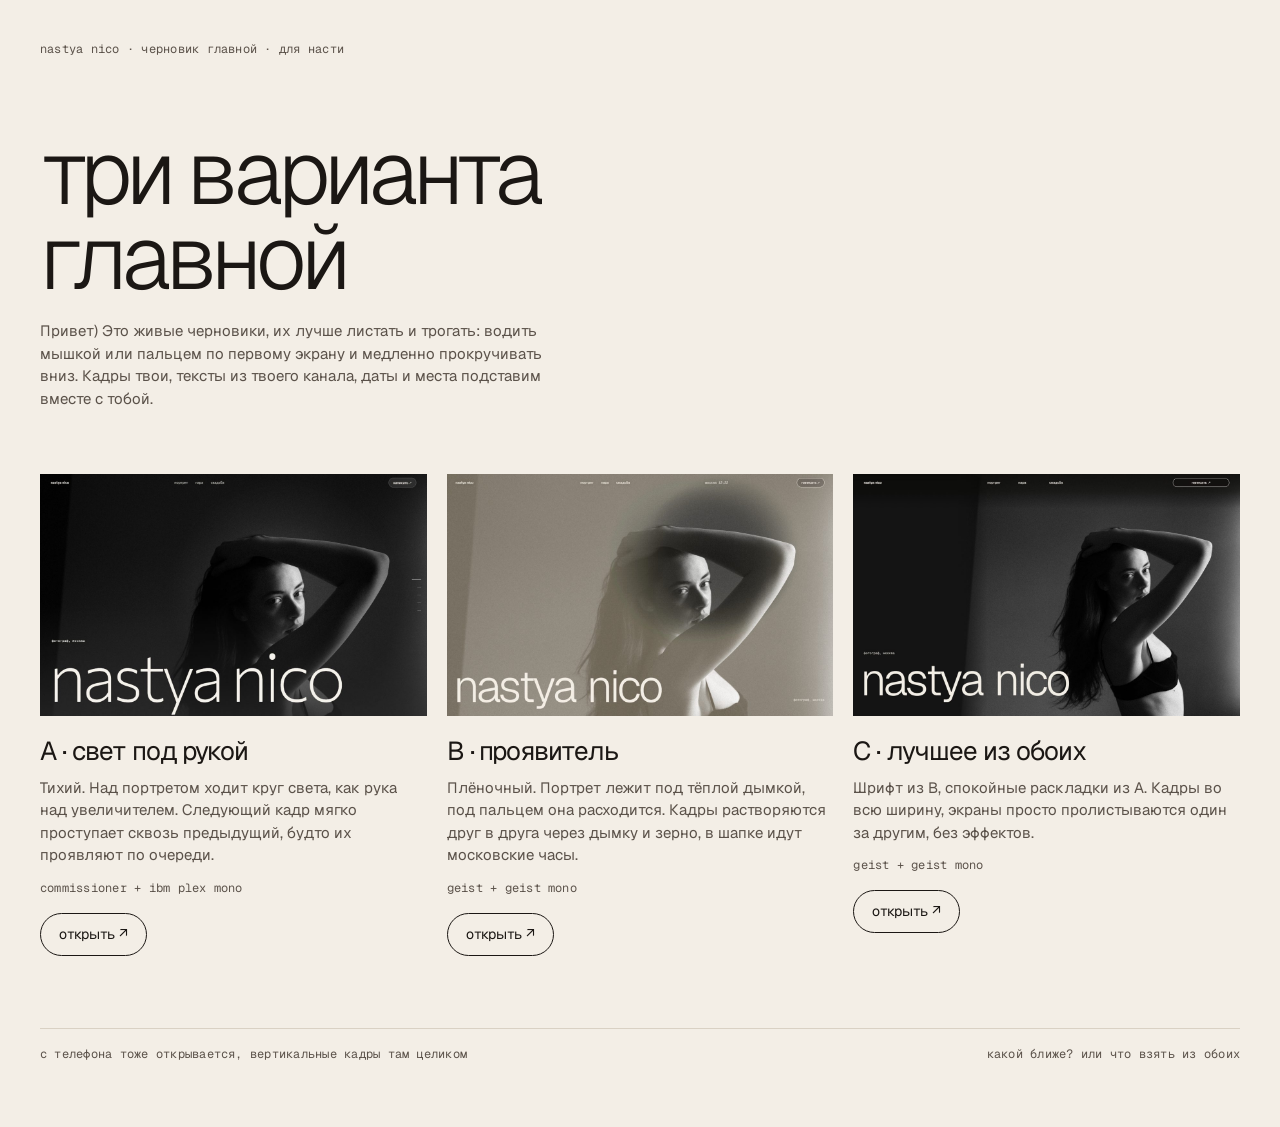
<file: index.html>
<!doctype html>
<html lang="ru">
<head>
<meta charset="utf-8">
<meta name="viewport" content="width=device-width, initial-scale=1">
<meta name="robots" content="noindex, nofollow">
<title>nastya nico — три варианта</title>
<link rel="preconnect" href="https://fonts.googleapis.com">
<link rel="preconnect" href="https://fonts.gstatic.com" crossorigin>
<link href="https://fonts.googleapis.com/css2?family=Geist:wght@300..500&family=Geist+Mono:wght@400&display=swap" rel="stylesheet">
<style>
  :root { --paper:#f3eee6; --ink:#1b1714; --ink2:#5b524a; --line:#d9d1c4; }
  * { box-sizing:border-box; margin:0; }
  body { background:var(--paper); color:var(--ink); font:400 15px/1.5 Geist, system-ui, sans-serif; }
  .wrap { max-width:1360px; margin:0 auto; padding:40px 40px 64px; }
  .mono { font:400 12px/1.5 "Geist Mono", ui-monospace, monospace; letter-spacing:.02em; color:var(--ink2); }
  h1 { font-weight:300; font-size:clamp(44px,7vw,104px); line-height:.95; letter-spacing:-.06em; margin:72px 0 20px; }
  .lead { max-width:520px; color:var(--ink2); }
  .grid { display:grid; grid-template-columns:repeat(3,1fr); gap:20px; margin-top:64px; }
  a.card { display:block; color:inherit; text-decoration:none; }
  .card img { display:block; width:100%; aspect-ratio:16/10; object-fit:cover; background:#222; transition:transform .5s cubic-bezier(.2,.7,.2,1); }
  .card:hover img { transform:scale(.985); }
  .card h2 { font-weight:400; font-size:26px; letter-spacing:-.04em; margin:16px 0 6px; }
  .card p { color:var(--ink2); max-width:560px; }
  .card .mono { margin-top:12px; }
  .btn { display:inline-block; margin-top:16px; padding:10px 18px; border:1px solid var(--ink); border-radius:999px; font-size:14px; }
  .card:hover .btn { background:var(--ink); color:var(--paper); }
  footer { margin-top:72px; padding-top:16px; border-top:1px solid var(--line); display:flex; justify-content:space-between; gap:16px; flex-wrap:wrap; }
  @media (max-width:1100px) { .grid { grid-template-columns:repeat(2,1fr); } }
  @media (max-width:760px) { .wrap { padding:20px 16px 48px; } h1 { margin-top:48px; } .grid { grid-template-columns:1fr; gap:40px; margin-top:40px; } }
  @media (prefers-reduced-motion:reduce) { .card img { transition:none; } }
</style>
</head>
<body>
<div class="wrap">
  <div class="mono">nastya nico · черновик главной · для насти</div>
  <h1>три варианта<br>главной</h1>
  <p class="lead">Привет) Это живые черновики, их лучше листать и трогать: водить мышкой или пальцем по первому экрану и медленно прокручивать вниз. Кадры твои, тексты из твоего канала, даты и места подставим вместе с тобой.</p>

  <div class="grid">
    <a class="card" href="a/">
      <img src="thumbs/a.jpg" alt="вариант A, первый экран" loading="lazy">
      <h2>A · свет под рукой</h2>
      <p>Тихий. Над портретом ходит круг света, как рука над увеличителем. Следующий кадр мягко проступает сквозь предыдущий, будто их проявляют по очереди.</p>
      <div class="mono">commissioner + ibm plex mono</div>
      <span class="btn">открыть ↗</span>
    </a>
    <a class="card" href="b/">
      <img src="thumbs/b.jpg" alt="вариант B, первый экран" loading="lazy">
      <h2>B · проявитель</h2>
      <p>Плёночный. Портрет лежит под тёплой дымкой, под пальцем она расходится. Кадры растворяются друг в друга через дымку и зерно, в шапке идут московские часы.</p>
      <div class="mono">geist + geist mono</div>
      <span class="btn">открыть ↗</span>
    </a>
    <a class="card" href="c/">
      <img src="thumbs/c.jpg" alt="вариант C, первый экран" loading="lazy">
      <h2>C · лучшее из обоих</h2>
      <p>Шрифт из B, спокойные раскладки из A. Кадры во всю ширину, экраны просто пролистываются один за другим, без эффектов.</p>
      <div class="mono">geist + geist mono</div>
      <span class="btn">открыть ↗</span>
    </a>
  </div>

  <footer class="mono">
    <span>с телефона тоже открывается, вертикальные кадры там целиком</span>
    <span>какой ближе? или что взять из обоих</span>
  </footer>
</div>
</body>
</html>
</file>
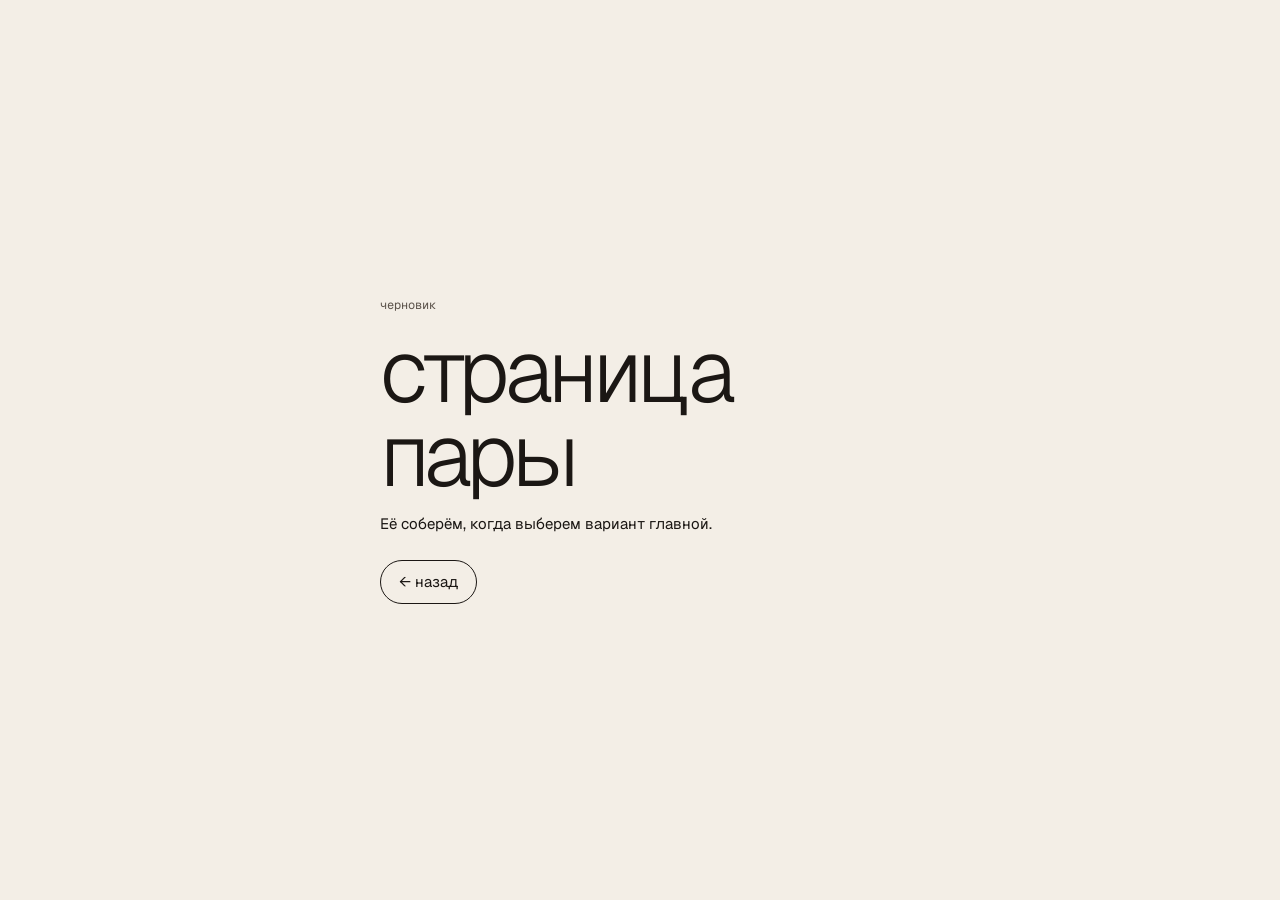
<file: soon/index.html>
<!doctype html>
<html lang="ru"><head><meta charset="utf-8"><meta name="viewport" content="width=device-width, initial-scale=1">
<meta name="robots" content="noindex, nofollow"><title>nastya nico — скоро</title>
<link href="https://fonts.googleapis.com/css2?family=Geist:wght@300..500&family=Geist+Mono:wght@400&display=swap" rel="stylesheet">
<style>
:root{--paper:#f3eee6;--ink:#1b1714;--ink2:#5b524a}*{box-sizing:border-box;margin:0}
body{background:var(--paper);color:var(--ink);font:400 15px/1.5 Geist,system-ui,sans-serif;min-height:100vh;display:grid;place-items:center;padding:16px}
main{max-width:520px}.mono{font:400 12px/1.5 "Geist Mono",monospace;color:var(--ink2)}
h1{font-weight:300;font-size:clamp(40px,8vw,88px);letter-spacing:-.06em;line-height:.95;margin:16px 0}
a{display:inline-block;margin-top:24px;padding:10px 18px;border:1px solid var(--ink);border-radius:999px;color:inherit;text-decoration:none}
a:hover{background:var(--ink);color:var(--paper)}
</style></head><body><main>
<div class="mono">черновик</div>
<h1 id="t">страница пары</h1>
<p>Её соберём, когда выберем вариант главной.</p>
<a href="javascript:history.back()">← назад</a>
</main>
<script>var q=new URLSearchParams(location.search).get('p');if(q==='svadba')document.getElementById('t').textContent='роспись и свадьба';if(q==='portret')document.getElementById('t').textContent='портреты'</script>
</body></html>
</file>
